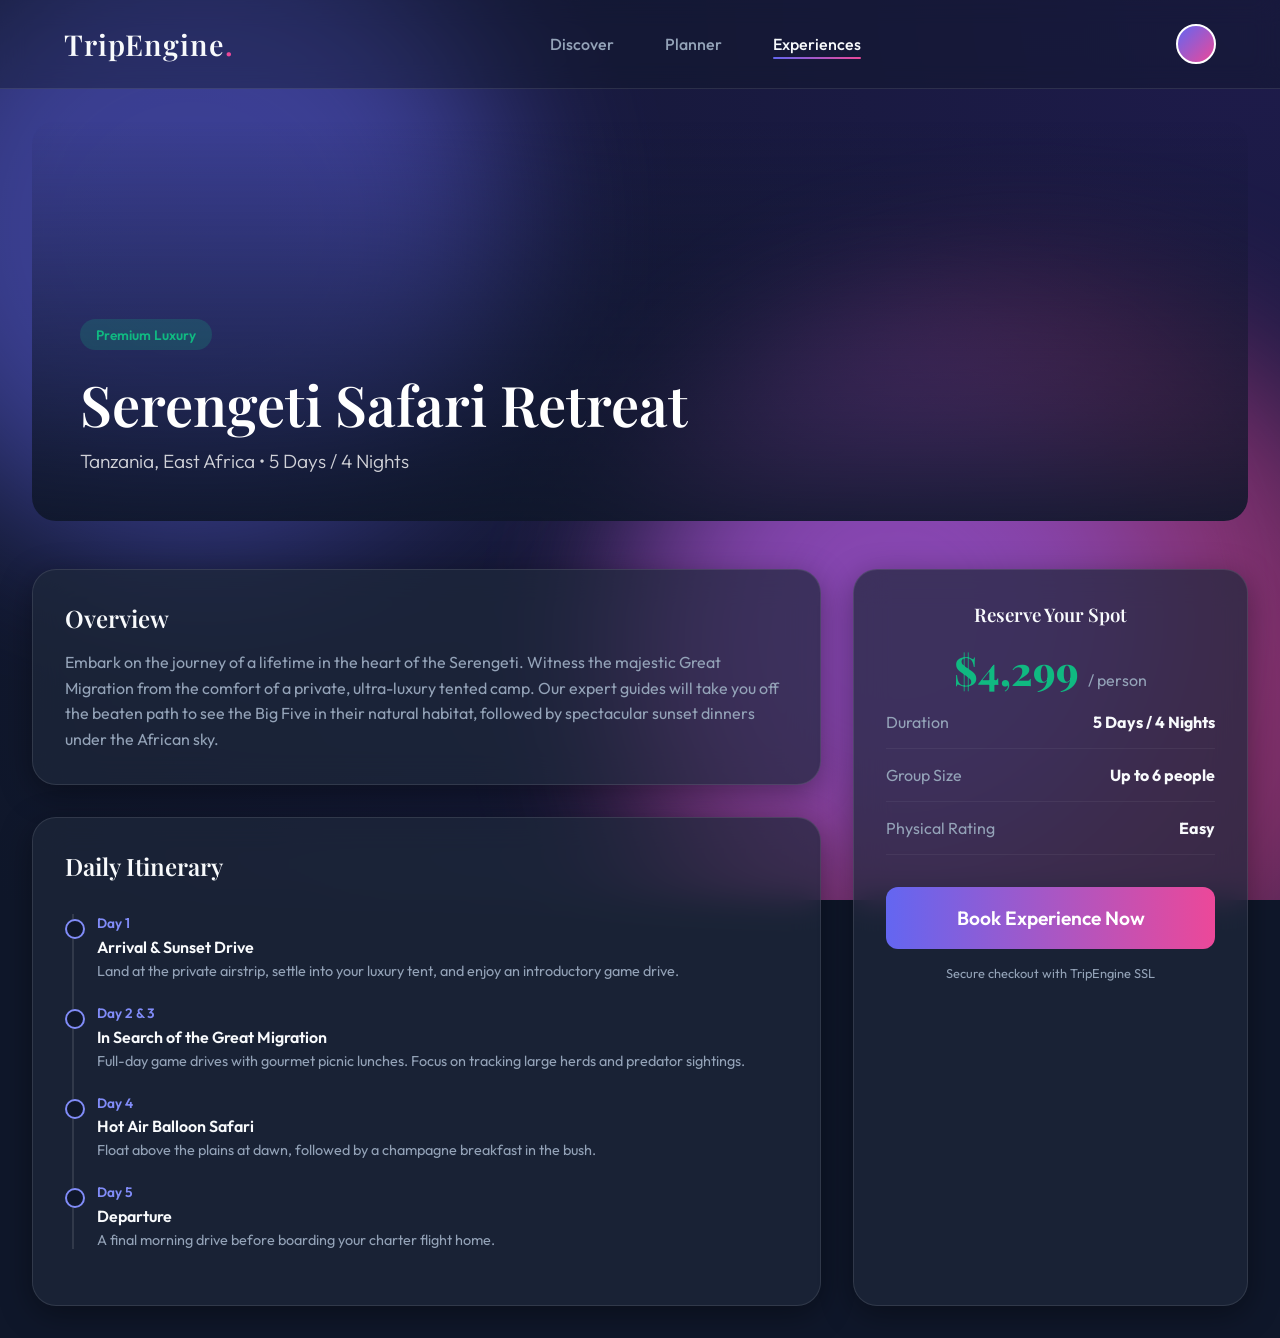
<file: package-details.html>
<!DOCTYPE html>
<html lang="en">
<head>
    <meta charset="UTF-8">
    <meta name="viewport" content="width=device-width, initial-scale=1.0">
    <title>Package Details - TripPlanner Engine</title>
    <link href="https://fonts.googleapis.com/css2?family=Outfit:wght@300;400;600;800&family=Playfair+Display:ital,wght@0,600;1,600&display=swap" rel="stylesheet">
    <link rel="stylesheet" href="css/styles.css">
    <style>
        .package-hero {
            position: relative;
            height: 400px;
            border-radius: 24px;
            overflow: hidden;
            margin-bottom: 3rem;
            display: flex;
            align-items: flex-end;
            padding: 3rem;
            background: linear-gradient(to top, rgba(15, 23, 42, 0.9), rgba(15, 23, 42, 0)), url('https://images.unsplash.com/photo-1516483638261-f4085ee28120?w=1200&q=80') center/cover;
        }

        .package-title {
            font-size: 3.5rem;
            color: white;
            margin-bottom: 0.5rem;
        }

        .package-layout {
            display: grid;
            grid-template-columns: 2fr 1fr;
            gap: 2rem;
        }

        .booking-panel {
            position: sticky;
            top: 100px;
            text-align: center;
        }

        .price-tag {
            font-size: 2.5rem;
            font-weight: 800;
            color: var(--accent);
            margin: 1rem 0;
            font-family: 'Playfair Display', serif;
        }

        .detail-row {
            display: flex;
            justify-content: space-between;
            margin-bottom: 1rem;
            padding-bottom: 1rem;
            border-bottom: 1px solid rgba(255,255,255,0.05);
        }

        @media (max-width: 992px) {
            .package-layout {
                grid-template-columns: 1fr;
            }
            .package-hero {
                height: 300px;
                padding: 2rem;
            }
            .package-title {
                font-size: 2.5rem;
            }
        }
    </style>
</head>
<body>
    <div class="app-container">
        <!-- Background Elements -->
        <div class="ambient-background">
            <div class="blob blob-1"></div>
            <div class="blob blob-2"></div>
            <div class="blob blob-3"></div>
        </div>

        <nav class="glass-nav">
            <div class="nav-logo"><a href="index.html" style="color:inherit;text-decoration:none;">TripEngine<span class="dot">.</span></a></div>
            <div class="nav-links">
                <a href="index.html">Discover</a>
                <a href="planner.html">Planner</a>
                <a href="experiences.html" class="active">Experiences</a>
            </div>
            <div class="nav-user">
                <a href="profile.html"><div class="avatar"></div></a>
            </div>
        </nav>

        <main class="main-content">
            <div class="package-hero glass-shadow">
                <div>
                    <span class="badge status-upcoming" style="margin-bottom: 1rem; display: inline-block;">Premium Luxury</span>
                    <h1 class="package-title">Serengeti Safari Retreat</h1>
                    <p class="hero-subtitle" style="color: rgba(255,255,255,0.8);">Tanzania, East Africa • 5 Days / 4 Nights</p>
                </div>
            </div>

            <div class="package-layout">
                <div class="package-details">
                    <div class="glass-panel" style="margin-bottom: 2rem;">
                        <h2>Overview</h2>
                        <p style="color: var(--text-muted); line-height: 1.6; margin-top: 1rem;">
                            Embark on the journey of a lifetime in the heart of the Serengeti. Witness the majestic Great Migration from the comfort of a private, ultra-luxury tented camp. Our expert guides will take you off the beaten path to see the Big Five in their natural habitat, followed by spectacular sunset dinners under the African sky.
                        </p>
                    </div>

                    <div class="glass-panel itinerary-timeline">
                        <h2>Daily Itinerary</h2>
                        <div class="timeline-container" style="margin-top: 2rem;">
                            <div class="timeline-item" style="opacity:1; transform:none; animation:none;">
                                <div class="timeline-time">Day 1</div>
                                <div class="timeline-title">Arrival & Sunset Drive</div>
                                <div class="timeline-desc">Land at the private airstrip, settle into your luxury tent, and enjoy an introductory game drive.</div>
                            </div>
                            <div class="timeline-item" style="opacity:1; transform:none; animation:none;">
                                <div class="timeline-time">Day 2 & 3</div>
                                <div class="timeline-title">In Search of the Great Migration</div>
                                <div class="timeline-desc">Full-day game drives with gourmet picnic lunches. Focus on tracking large herds and predator sightings.</div>
                            </div>
                            <div class="timeline-item" style="opacity:1; transform:none; animation:none;">
                                <div class="timeline-time">Day 4</div>
                                <div class="timeline-title">Hot Air Balloon Safari</div>
                                <div class="timeline-desc">Float above the plains at dawn, followed by a champagne breakfast in the bush.</div>
                            </div>
                            <div class="timeline-item" style="opacity:1; transform:none; animation:none;">
                                <div class="timeline-time">Day 5</div>
                                <div class="timeline-title">Departure</div>
                                <div class="timeline-desc">A final morning drive before boarding your charter flight home.</div>
                            </div>
                        </div>
                    </div>
                </div>

                <aside class="booking-panel glass-panel">
                    <h3>Reserve Your Spot</h3>
                    <div class="price-tag">$4,299 <span style="font-size: 1rem; color: var(--text-muted); font-weight: normal; font-family: 'Outfit', sans-serif;">/ person</span></div>
                    
                    <div class="detail-row">
                        <span style="color: var(--text-muted);">Duration</span>
                        <strong>5 Days / 4 Nights</strong>
                    </div>
                    <div class="detail-row">
                        <span style="color: var(--text-muted);">Group Size</span>
                        <strong>Up to 6 people</strong>
                    </div>
                    <div class="detail-row">
                        <span style="color: var(--text-muted);">Physical Rating</span>
                        <strong>Easy</strong>
                    </div>

                    <button class="btn-primary" id="bookNowBtn" style="margin-top: 1rem; padding: 1.2rem; font-size: 1.2rem;">Book Experience Now</button>
                    <p style="font-size: 0.8rem; color: var(--text-muted); margin-top: 1rem;">Secure checkout with TripEngine SSL</p>
                </aside>
            </div>
        </main>
    </div>
    <div class="modal-overlay" id="bookingModal">
        <div class="modal-content">
            <span class="modal-close" id="closeBookingModal">&times;</span>
            <h2 style="margin-bottom: 1.5rem;">Complete Booking</h2>
            <div class="form-group">
                <label>Travel Dates</label>
                <input type="text" id="bookDates" class="form-input" placeholder="e.g. Oct 15 - Oct 20" required>
            </div>
            <div class="form-group">
                <label>Number of Travelers</label>
                <input type="number" id="bookTravelers" class="form-input" min="1" max="6" value="2" required>
            </div>
            <div class="form-group">
                <label>Special Requests</label>
                <input type="text" id="bookRequests" class="form-input" placeholder="Dietary needs, celebrations, etc.">
            </div>
            <button class="btn-primary" id="confirmBookingBtn">Confirm & Pay Securely</button>
        </div>
    </div>
    <script src="js/app.js"></script>
</body>
</html>
</file>
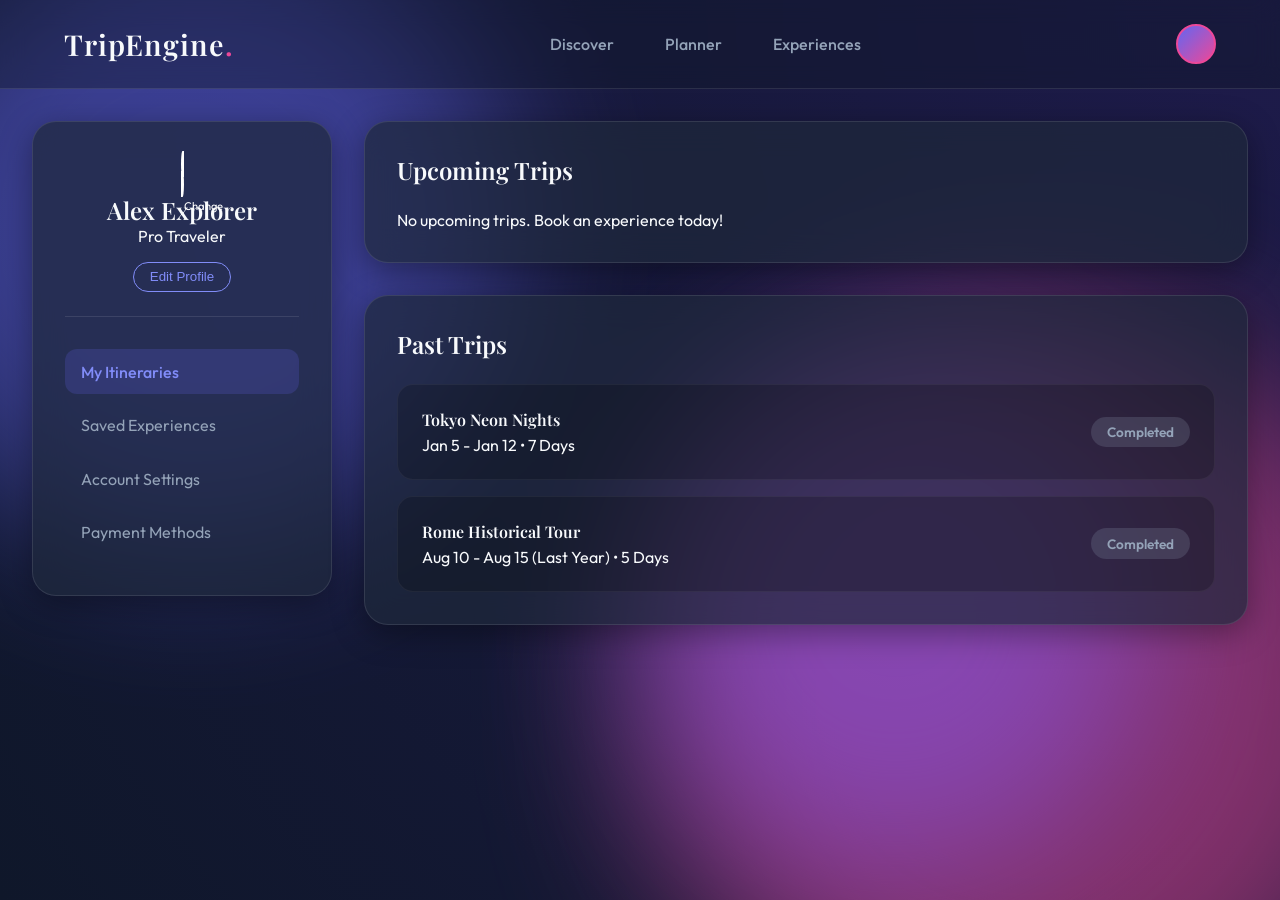
<file: profile.html>
<!DOCTYPE html>
<html lang="en">
<head>
    <meta charset="UTF-8">
    <meta name="viewport" content="width=device-width, initial-scale=1.0">
    <title>User Profile - TripPlanner Engine</title>
    <link href="https://fonts.googleapis.com/css2?family=Outfit:wght@300;400;600;800&family=Playfair+Display:ital,wght@0,600;1,600&display=swap" rel="stylesheet">
    <link rel="stylesheet" href="css/styles.css">
</head>
<body>
    <div class="app-container">
        <!-- Background Elements -->
        <div class="ambient-background">
            <div class="blob blob-1"></div>
            <div class="blob blob-2"></div>
            <div class="blob blob-3"></div>
        </div>

        <nav class="glass-nav">
            <div class="nav-logo"><a href="index.html" style="color:inherit;text-decoration:none;">TripEngine<span class="dot">.</span></a></div>
            <div class="nav-links">
                <a href="index.html">Discover</a>
                <a href="planner.html">Planner</a>
                <a href="experiences.html">Experiences</a>
            </div>
            <div class="nav-user">
                <a href="profile.html"><div class="avatar" style="border-color: var(--secondary);"></div></a>
            </div>
        </nav>

        <main class="main-content">
            <div class="profile-layout">
                <aside class="profile-sidebar glass-panel">
                    <div class="profile-header">
                        <label class="avatar-edit-wrapper" id="avatarEditWrapper">
                            <input type="file" id="profileImageInput" class="profile-img-upload" accept="image/*">
                            <div class="avatar large-avatar" id="profileAvatarDisplay" style="margin:0; border:none; width:100%; height:100%;"></div>
                            <div class="avatar-edit-overlay">Change</div>
                        </label>
                        <h2 id="profileNameDisplay">Alex Explorer</h2>
                        <p class="text-muted" id="profileTitleDisplay">Pro Traveler</p>
                        <button class="edit-profile-btn" id="editProfileBtn">Edit Profile</button>
                    </div>
                    <ul class="profile-menu">
                        <li class="active">My Itineraries</li>
                        <li>Saved Experiences</li>
                        <li>Account Settings</li>
                        <li>Payment Methods</li>
                    </ul>
                </aside>
                
                <section class="profile-content">
                    <div class="glass-panel">
                        <h3 style="font-size: 1.5rem; margin-bottom: 1.5rem;">Upcoming Trips</h3>
                        <div class="itinerary-list" id="upcomingTripsContainer">
                            <!-- Dynamic bookings will be injected here -->
                        </div>
                    </div>
                    
                    <div class="glass-panel" style="margin-top: 2rem;">
                        <h3 style="font-size: 1.5rem; margin-bottom: 1.5rem;">Past Trips</h3>
                        <div class="itinerary-list">
                            <div class="itinerary-card">
                                <div>
                                    <h4>Tokyo Neon Nights</h4>
                                    <p class="text-muted" style="margin-top: 0.3rem;">Jan 5 - Jan 12 • 7 Days</p>
                                </div>
                                <span class="badge status-completed">Completed</span>
                            </div>
                            <div class="itinerary-card">
                                <div>
                                    <h4>Rome Historical Tour</h4>
                                    <p class="text-muted" style="margin-top: 0.3rem;">Aug 10 - Aug 15 (Last Year) • 5 Days</p>
                                </div>
                                <span class="badge status-completed">Completed</span>
                            </div>
                        </div>
                    </div>
                </section>
            </div>
        </main>
    </div>
    <div class="modal-overlay" id="editProfileModal">
        <div class="modal-content">
            <span class="modal-close" id="closeProfileModal">&times;</span>
            <h2 style="margin-bottom: 1.5rem;">Edit Profile</h2>
            <div class="form-group">
                <label>Name</label>
                <input type="text" id="editNameInput" class="form-input" placeholder="Your Name">
            </div>
            <div class="form-group">
                <label>Title / Status</label>
                <input type="text" id="editTitleInput" class="form-input" placeholder="E.g. Pro Traveler">
            </div>
            <button class="btn-primary" id="saveProfileBtn">Save Changes</button>
        </div>
    </div>
    <script src="js/app.js"></script>
</body>
</html>
</file>
<file: css/styles.css>
:root {
    --primary: #6366f1;
    --primary-light: #818cf8;
    --secondary: #ec4899;
    --bg-dark: #0f172a;
    --bg-panel: rgba(30, 41, 59, 0.7);
    --text-main: #f8fafc;
    --text-muted: #94a3b8;
    --glass-border: rgba(255, 255, 255, 0.1);
    --glass-shadow: 0 8px 32px 0 rgba(0, 0, 0, 0.37);
    --accent: #10b981;
}

* {
    margin: 0;
    padding: 0;
    box-sizing: border-box;
}

body {
    font-family: 'Outfit', sans-serif;
    background-color: var(--bg-dark);
    color: var(--text-main);
    overflow-x: hidden;
    min-height: 100vh;
}

/* Typography */
h1, h2, h3, h4 {
    font-family: 'Playfair Display', serif;
    font-weight: 600;
}

/* Background Animations */
.ambient-background {
    position: fixed;
    top: 0;
    left: 0;
    width: 100vw;
    height: 100vh;
    z-index: -1;
    overflow: hidden;
    background: radial-gradient(circle at top right, #1e1b4b, #0f172a);
}

.blob {
    position: absolute;
    filter: blur(80px);
    border-radius: 50%;
    opacity: 0.5;
    animation: float 20s infinite alternate ease-in-out;
}

.blob-1 {
    top: -10%;
    left: -10%;
    width: 50vw;
    height: 50vw;
    background: var(--primary);
    animation-delay: 0s;
}

.blob-2 {
    bottom: -20%;
    right: -10%;
    width: 60vw;
    height: 60vw;
    background: var(--secondary);
    animation-delay: -5s;
}

.blob-3 {
    top: 40%;
    left: 50%;
    width: 40vw;
    height: 40vw;
    background: #8b5cf6;
    animation-delay: -10s;
}

@keyframes float {
    0% { transform: translate(0, 0) scale(1); }
    33% { transform: translate(5%, 10%) scale(1.1); }
    66% { transform: translate(-5%, 5%) scale(0.9); }
    100% { transform: translate(0, 0) scale(1); }
}

/* Navigation */
.glass-nav {
    display: flex;
    justify-content: space-between;
    align-items: center;
    padding: 1.5rem 4rem;
    background: rgba(15, 23, 42, 0.4);
    backdrop-filter: blur(12px);
    -webkit-backdrop-filter: blur(12px);
    border-bottom: 1px solid var(--glass-border);
    position: sticky;
    top: 0;
    z-index: 100;
}

.nav-logo {
    font-family: 'Playfair Display', serif;
    font-size: 1.8rem;
    font-weight: 600;
    letter-spacing: 1px;
}

.nav-logo .dot {
    color: var(--secondary);
}

.nav-links a {
    color: var(--text-muted);
    text-decoration: none;
    margin: 0 1.5rem;
    font-weight: 500;
    transition: all 0.3s ease;
    position: relative;
}

.nav-links a:hover, .nav-links a.active {
    color: var(--text-main);
}

.nav-links a.active::after {
    content: '';
    position: absolute;
    bottom: -5px;
    left: 0;
    width: 100%;
    height: 2px;
    background: linear-gradient(90deg, var(--primary), var(--secondary));
    border-radius: 2px;
}

.avatar {
    width: 40px;
    height: 40px;
    border-radius: 50%;
    background: linear-gradient(135deg, var(--primary), var(--secondary));
    border: 2px solid white;
}

/* Main Content */
.main-content {
    max-width: 1400px;
    margin: 0 auto;
    padding: 2rem;
}

.hero-section {
    text-align: center;
    margin: 4rem 0 5rem;
}

.hero-title {
    font-size: 4.5rem;
    line-height: 1.2;
    margin-bottom: 1rem;
}

.gradient-text {
    background: linear-gradient(to right, #818cf8, #f472b6);
    -webkit-background-clip: text;
    -webkit-text-fill-color: transparent;
}

.hero-subtitle {
    font-size: 1.2rem;
    color: var(--text-muted);
    font-weight: 300;
}

/* Planner Interface */
.planner-interface {
    display: grid;
    grid-template-columns: 350px 1fr;
    gap: 2rem;
    align-items: start;
}

.glass-panel {
    background: var(--bg-panel);
    backdrop-filter: blur(16px);
    -webkit-backdrop-filter: blur(16px);
    border: 1px solid var(--glass-border);
    border-radius: 24px;
    padding: 2rem;
    box-shadow: var(--glass-shadow);
}

.preferences-panel h2 {
    font-size: 1.8rem;
    margin-bottom: 0.5rem;
}

.panel-desc {
    color: var(--text-muted);
    font-size: 0.9rem;
    margin-bottom: 2rem;
}

.pref-group {
    margin-bottom: 1.5rem;
}

.pref-group label {
    display: block;
    margin-bottom: 0.8rem;
    font-weight: 500;
    color: var(--text-main);
}

.glass-input {
    width: 100%;
    padding: 1rem;
    background: rgba(0,0,0,0.2);
    border: 1px solid rgba(255,255,255,0.1);
    border-radius: 12px;
    color: white;
    font-family: inherit;
    font-size: 1rem;
    outline: none;
    transition: border 0.3s ease;
    appearance: none;
}

.glass-input:focus {
    border-color: var(--primary-light);
}

.glass-input option {
    background: var(--bg-dark);
    color: white;
}

/* Range Slider Customization */
.glass-slider {
    -webkit-appearance: none;
    width: 100%;
    height: 6px;
    background: rgba(255,255,255,0.1);
    border-radius: 5px;
    outline: none;
    margin-top: 10px;
}

.glass-slider::-webkit-slider-thumb {
    -webkit-appearance: none;
    appearance: none;
    width: 20px;
    height: 20px;
    border-radius: 50%;
    background: var(--primary-light);
    cursor: pointer;
    box-shadow: 0 0 10px rgba(129, 140, 248, 0.5);
    transition: transform 0.2s ease;
}

.glass-slider::-webkit-slider-thumb:hover {
    transform: scale(1.2);
}

.slider-labels {
    display: flex;
    justify-content: space-between;
    margin-top: 0.5rem;
    font-size: 0.8rem;
    color: var(--text-muted);
}

/* Tags */
.tags-container {
    display: flex;
    flex-wrap: wrap;
    gap: 0.5rem;
}

.tag {
    background: rgba(255,255,255,0.05);
    border: 1px solid rgba(255,255,255,0.1);
    color: var(--text-muted);
    padding: 0.5rem 1rem;
    border-radius: 20px;
    font-family: inherit;
    font-size: 0.9rem;
    cursor: pointer;
    transition: all 0.3s ease;
}

.tag:hover {
    background: rgba(255,255,255,0.1);
}

.tag.active {
    background: linear-gradient(135deg, var(--primary), var(--secondary));
    color: white;
    border-color: transparent;
    box-shadow: 0 4px 15px rgba(236, 72, 153, 0.3);
}

.btn-primary {
    width: 100%;
    padding: 1rem;
    margin-top: 1rem;
    border: none;
    border-radius: 12px;
    background: linear-gradient(90deg, var(--primary), var(--secondary));
    color: white;
    font-family: inherit;
    font-size: 1.1rem;
    font-weight: 600;
    cursor: pointer;
    transition: transform 0.3s ease, box-shadow 0.3s ease;
}

.btn-primary:hover {
    transform: translateY(-2px);
    box-shadow: 0 10px 25px rgba(236, 72, 153, 0.4);
}

/* Results Panel */
.results-panel {
    display: flex;
    flex-direction: column;
    gap: 1.5rem;
}

.status-bar {
    padding: 1rem 1.5rem;
    border-radius: 16px;
    display: flex;
    justify-content: space-between;
    align-items: center;
    font-size: 0.9rem;
}

.status-indicator {
    display: flex;
    align-items: center;
    gap: 0.5rem;
    color: var(--accent);
    font-weight: 600;
}

.pulse {
    width: 8px;
    height: 8px;
    background: var(--accent);
    border-radius: 50%;
    box-shadow: 0 0 0 0 rgba(16, 185, 129, 0.7);
    animation: pulse-animation 2s infinite;
}

@keyframes pulse-animation {
    0% { transform: scale(0.95); box-shadow: 0 0 0 0 rgba(16, 185, 129, 0.7); }
    70% { transform: scale(1); box-shadow: 0 0 0 10px rgba(16, 185, 129, 0); }
    100% { transform: scale(0.95); box-shadow: 0 0 0 0 rgba(16, 185, 129, 0); }
}

.security-badge {
    display: flex;
    align-items: center;
    gap: 0.5rem;
    color: var(--text-muted);
}

.suggestions-grid {
    display: grid;
    grid-template-columns: repeat(auto-fit, minmax(280px, 1fr));
    gap: 1.5rem;
}

/* Destination Card */
.destination-card {
    background: var(--bg-panel);
    border-radius: 20px;
    overflow: hidden;
    border: 1px solid var(--glass-border);
    transition: transform 0.3s ease;
    opacity: 0;
    transform: translateY(20px);
    animation: fadeUp 0.5s forwards ease-out;
}

.destination-card:hover {
    transform: translateY(-5px);
}

@keyframes fadeUp {
    to {
        opacity: 1;
        transform: translateY(0);
    }
}

.card-image {
    width: 100%;
    height: 180px;
    object-fit: cover;
    background: rgba(0,0,0,0.5); /* Placeholder */
}

.card-content {
    padding: 1.5rem;
}

.card-title {
    font-size: 1.4rem;
    margin-bottom: 0.5rem;
}

.card-match {
    display: inline-block;
    background: rgba(16, 185, 129, 0.2);
    color: var(--accent);
    padding: 0.2rem 0.6rem;
    border-radius: 10px;
    font-size: 0.8rem;
    font-weight: 600;
    margin-bottom: 1rem;
}

.card-desc {
    color: var(--text-muted);
    font-size: 0.9rem;
    line-height: 1.5;
}

/* Timeline */
.itinerary-timeline {
    margin-top: 1rem;
}

.itinerary-timeline h3 {
    font-size: 1.5rem;
    margin-bottom: 1.5rem;
}

.timeline-container {
    position: relative;
    padding-left: 2rem;
}

.timeline-container::before {
    content: '';
    position: absolute;
    left: 7px;
    top: 0;
    bottom: 0;
    width: 2px;
    background: rgba(255,255,255,0.1);
}

.timeline-item {
    position: relative;
    margin-bottom: 1.5rem;
    opacity: 0;
    transform: translateX(-20px);
    animation: slideRight 0.5s forwards ease-out;
}

@keyframes slideRight {
    to {
        opacity: 1;
        transform: translateX(0);
    }
}

.timeline-item::before {
    content: '';
    position: absolute;
    left: -2rem;
    top: 5px;
    width: 16px;
    height: 16px;
    border-radius: 50%;
    background: var(--bg-dark);
    border: 2px solid var(--primary-light);
}

.timeline-time {
    font-size: 0.85rem;
    color: var(--primary-light);
    font-weight: 600;
    margin-bottom: 0.3rem;
}

.timeline-title {
    font-weight: 600;
    margin-bottom: 0.3rem;
}

.timeline-desc {
    font-size: 0.9rem;
    color: var(--text-muted);
}

/* Profile Page Styles */
.profile-layout {
    display: grid;
    grid-template-columns: 300px 1fr;
    gap: 2rem;
    align-items: start;
}

.profile-sidebar {
    position: sticky;
    top: 100px;
}

.profile-header {
    text-align: center;
    margin-bottom: 2rem;
    padding-bottom: 1.5rem;
    border-bottom: 1px solid rgba(255,255,255,0.1);
}

.large-avatar {
    width: 100px;
    height: 100px;
    margin: 0 auto 1rem;
    border-width: 3px;
}

.profile-menu {
    list-style: none;
}

.profile-menu li {
    padding: 0.8rem 1rem;
    margin-bottom: 0.5rem;
    border-radius: 12px;
    cursor: pointer;
    color: var(--text-muted);
    transition: all 0.3s ease;
}

.profile-menu li:hover {
    background: rgba(255,255,255,0.05);
    color: var(--text-main);
}

.profile-menu li.active {
    background: rgba(99, 102, 241, 0.2);
    color: var(--primary-light);
    font-weight: 500;
}

.itinerary-list {
    display: flex;
    flex-direction: column;
    gap: 1rem;
}

.itinerary-card {
    background: rgba(0,0,0,0.2);
    border: 1px solid rgba(255,255,255,0.05);
    border-radius: 16px;
    padding: 1.5rem;
    display: flex;
    justify-content: space-between;
    align-items: center;
    transition: transform 0.3s ease;
}

.itinerary-card:hover {
    transform: translateX(5px);
    border-color: rgba(255,255,255,0.15);
}

.badge {
    padding: 0.4rem 1rem;
    border-radius: 20px;
    font-size: 0.85rem;
    font-weight: 600;
}

.status-upcoming {
    background: rgba(16, 185, 129, 0.2);
    color: var(--accent);
}

.status-completed {
    background: rgba(148, 163, 184, 0.2);
    color: var(--text-muted);
}

.mt-2 {
    margin-top: 2rem;
}

/* Responsive */
@media (max-width: 992px) {
    .planner-interface {
        grid-template-columns: 1fr;
    }
    
    .hero-title {
        font-size: 3rem;
    }
}

@media (max-width: 768px) {
    .glass-nav {
        padding: 1rem 2rem;
    }
    
    .nav-links {
        display: none;
    }
}

/* Modal & Form Styles */
.modal-overlay {
    position: fixed;
    top: 0; left: 0; width: 100vw; height: 100vh;
    background: rgba(0,0,0,0.7);
    backdrop-filter: blur(8px);
    -webkit-backdrop-filter: blur(8px);
    display: flex; justify-content: center; align-items: center;
    z-index: 1000;
    opacity: 0; pointer-events: none; transition: opacity 0.3s ease;
}
.modal-overlay.active {
    opacity: 1; pointer-events: auto;
}
.modal-content {
    background: var(--bg-panel);
    border: 1px solid var(--glass-border);
    border-radius: 20px;
    padding: 2.5rem;
    width: 90%; max-width: 500px;
    box-shadow: var(--glass-shadow);
    transform: translateY(20px); transition: transform 0.3s ease;
    position: relative;
}
.modal-overlay.active .modal-content {
    transform: translateY(0);
}
.modal-close {
    position: absolute; top: 1.5rem; right: 1.5rem;
    cursor: pointer; color: var(--text-muted); font-size: 1.5rem; line-height: 1;
}
.modal-close:hover { color: white; }

.form-group { margin-bottom: 1.2rem; }
.form-group label { display: block; margin-bottom: 0.5rem; font-size: 0.9rem; color: var(--text-muted); }
.form-input {
    width: 100%; padding: 0.8rem 1rem; border-radius: 10px; border: 1px solid rgba(255,255,255,0.1);
    background: rgba(0,0,0,0.3); color: white; outline: none; font-family: inherit;
    transition: border 0.3s ease;
}
.form-input:focus { border-color: var(--primary-light); }
.hidden { display: none !important; }

/* Profile Edit Specifics */
.edit-profile-btn {
    background: transparent; border: 1px solid var(--primary-light); color: var(--primary-light);
    padding: 0.4rem 1rem; border-radius: 20px; cursor: pointer; margin-top: 1rem; transition: all 0.3s;
}
.edit-profile-btn:hover {
    background: rgba(129, 140, 248, 0.2);
}
.profile-img-upload {
    display: none;
}
.avatar-edit-wrapper {
    position: relative; width: 100px; height: 100px; margin: 0 auto 1rem;
    border-radius: 50%; overflow: hidden; cursor: pointer;
    border: 3px solid white;
}
.avatar-edit-overlay {
    position: absolute; bottom: 0; left: 0; right: 0; background: rgba(0,0,0,0.6);
    color: white; font-size: 0.7rem; text-align: center; padding: 0.3rem 0;
    transform: translateY(100%); transition: transform 0.3s;
}
.avatar-edit-wrapper:hover .avatar-edit-overlay { transform: translateY(0); }
</file>
